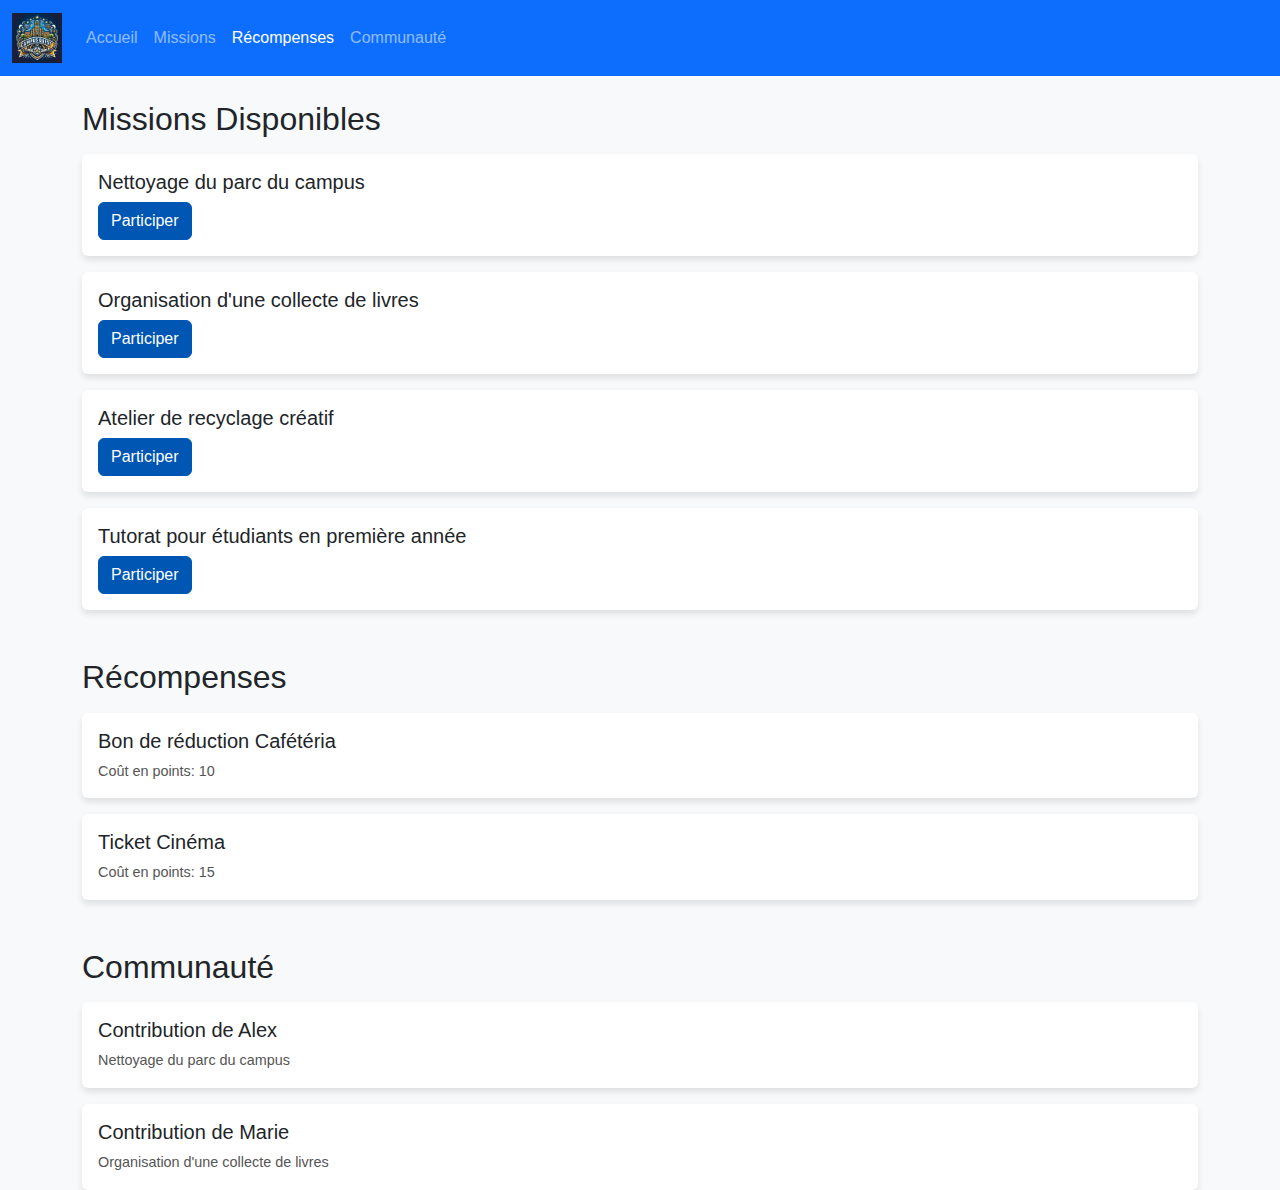
<file: index.html>
<!DOCTYPE html>
<html lang="fr">
<head>
    <meta charset="UTF-8">
    <meta name="viewport" content="width=device-width, initial-scale=1.0">
    <title>Campus Quest</title>
    <link href="https://cdn.jsdelivr.net/npm/bootstrap@5.1.3/dist/css/bootstrap.min.css" rel="stylesheet">
    <link rel="stylesheet" href="style.css">
</head>
<body>
    <nav class="navbar navbar-expand-lg navbar-dark bg-primary">
        <div class="container-fluid">
            <a class="navbar-brand" href="#">
                <img src="logo.png" alt="Campus Quest Logo" style="height: 50px;">
            </a>
            <button class="navbar-toggler" type="button" data-bs-toggle="collapse" data-bs-target="#navbarNav" aria-controls="navbarNav" aria-expanded="false" aria-label="Toggle navigation">
                <span class="navbar-toggler-icon"></span>
            </button>
            <div class="collapse navbar-collapse" id="navbarNav">
                <ul class="navbar-nav">
                    <li class="nav-item">
                        <a class="nav-link" href="index.html">Accueil</a>
                    </li>
                    <li class="nav-item">
                        <a class="nav-link" href="missions.html">Missions</a>
                    </li>
                    <li class="nav-item">
                        <a class="nav-link active" aria-current="page" href="#">Récompenses</a>
                    </li>
                    <li class="nav-item">
                        <a class="nav-link" href="communaute.html">Communauté</a>
                    </li>
                </ul>
            </div>
        </div>
    </nav>

    <main class="container mt-4">
        <div id="missions" class="mb-5">
            <!-- Les missions seront chargées ici par le script JS -->
            <h2>Missions Disponibles</h2>
        </div>
        <div id="recompenses" class="mb-5">
            <h2>Récompenses</h2>
            <!-- Section à développer pour afficher les récompenses -->
        </div>
        <div id="communaute">
            <h2>Communauté</h2>
            <!-- Section à développer pour afficher les activités de la communauté -->
        </div>
    </main>

    <script src="script.js"></script>
    <script src="https://cdn.jsdelivr.net/npm/bootstrap@5.1.3/dist/js/bootstrap.bundle.min.js"></script>
</body>
</html>
</file>
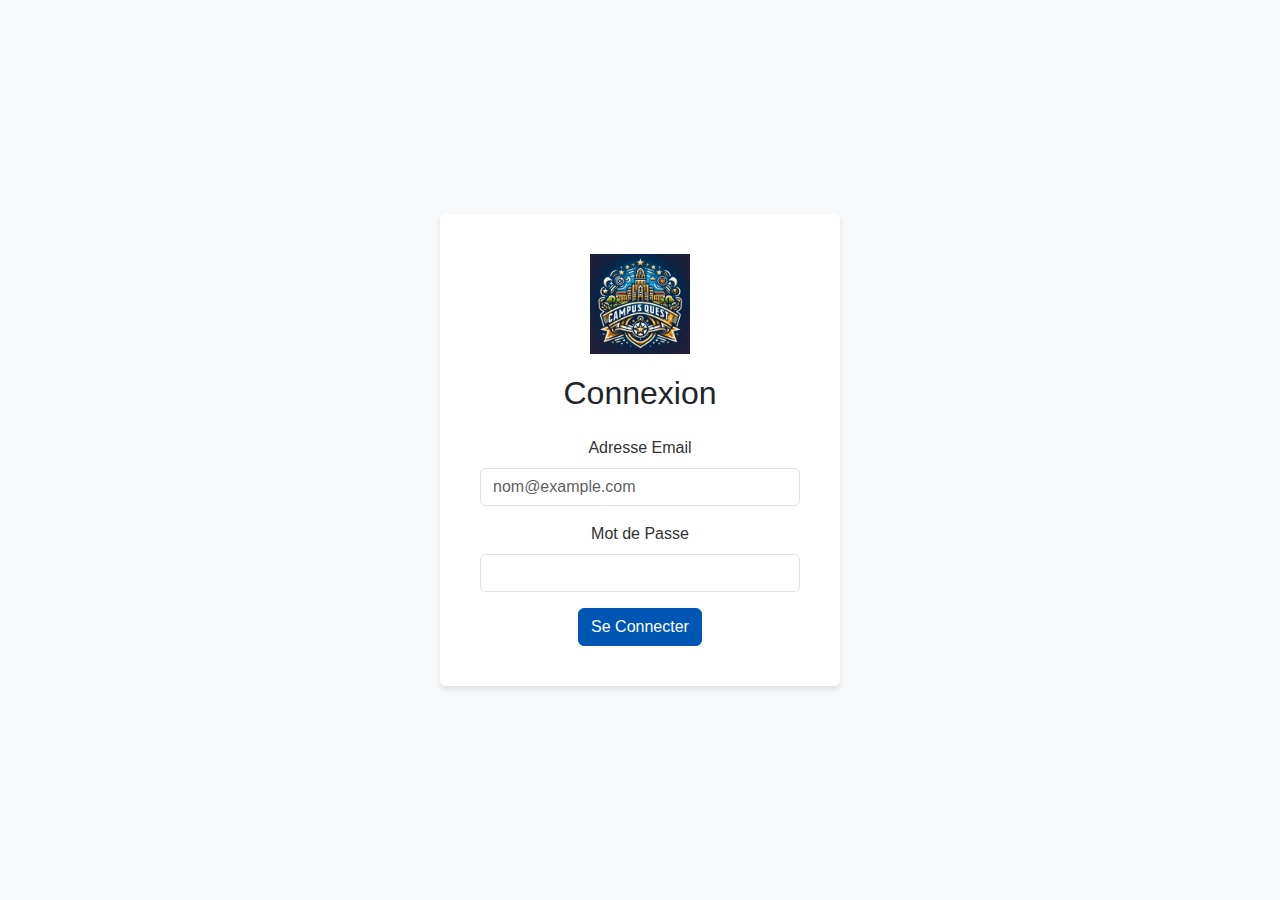
<file: login.html>
<!DOCTYPE html>
<html lang="fr">
<head>
    <meta charset="UTF-8">
    <meta name="viewport" content="width=device-width, initial-scale=1.0">
    <title>Login - Campus Quest</title>
    <link href="https://cdn.jsdelivr.net/npm/bootstrap@5.1.3/dist/css/bootstrap.min.css" rel="stylesheet">
    <link rel="stylesheet" href="style.css">
</head>
<body>
    <div class="container d-flex align-items-center justify-content-center" style="height: 100vh;">
        <div class="card p-4" style="max-width: 400px; width: 100%;">
            <div class="card-body text-center">
                <img src="logo.png" alt="Campus Quest Logo" style="height: 100px; margin-bottom: 20px;"> <!-- Logo Image -->
                <h2 class="card-title mb-4">Connexion</h2>
                <form id="loginForm">
                    <div class="mb-3">
                        <label for="email" class="form-label">Adresse Email</label>
                        <input type="email" class="form-control" id="email" placeholder="nom@example.com" required>
                    </div>
                    <div class="mb-3">
                        <label for="password" class="form-label">Mot de Passe</label>
                        <input type="password" class="form-control" id="password" required>
                    </div>
                    <button type="submit" class="btn btn-primary">Se Connecter</button>
                </form>
            </div>
        </div>
    </div>

    <script>
        document.getElementById('loginForm').addEventListener('submit', function(e) {
            e.preventDefault(); // Empêcher la soumission réelle du formulaire
            window.location.href = 'index.html'; // Rediriger vers la page d'accueil
        });
    </script>

    <script src="https://cdn.jsdelivr.net/npm/bootstrap@5.1.3/dist/js/bootstrap.bundle.min.js"></script>
</body>
</html>
</file>
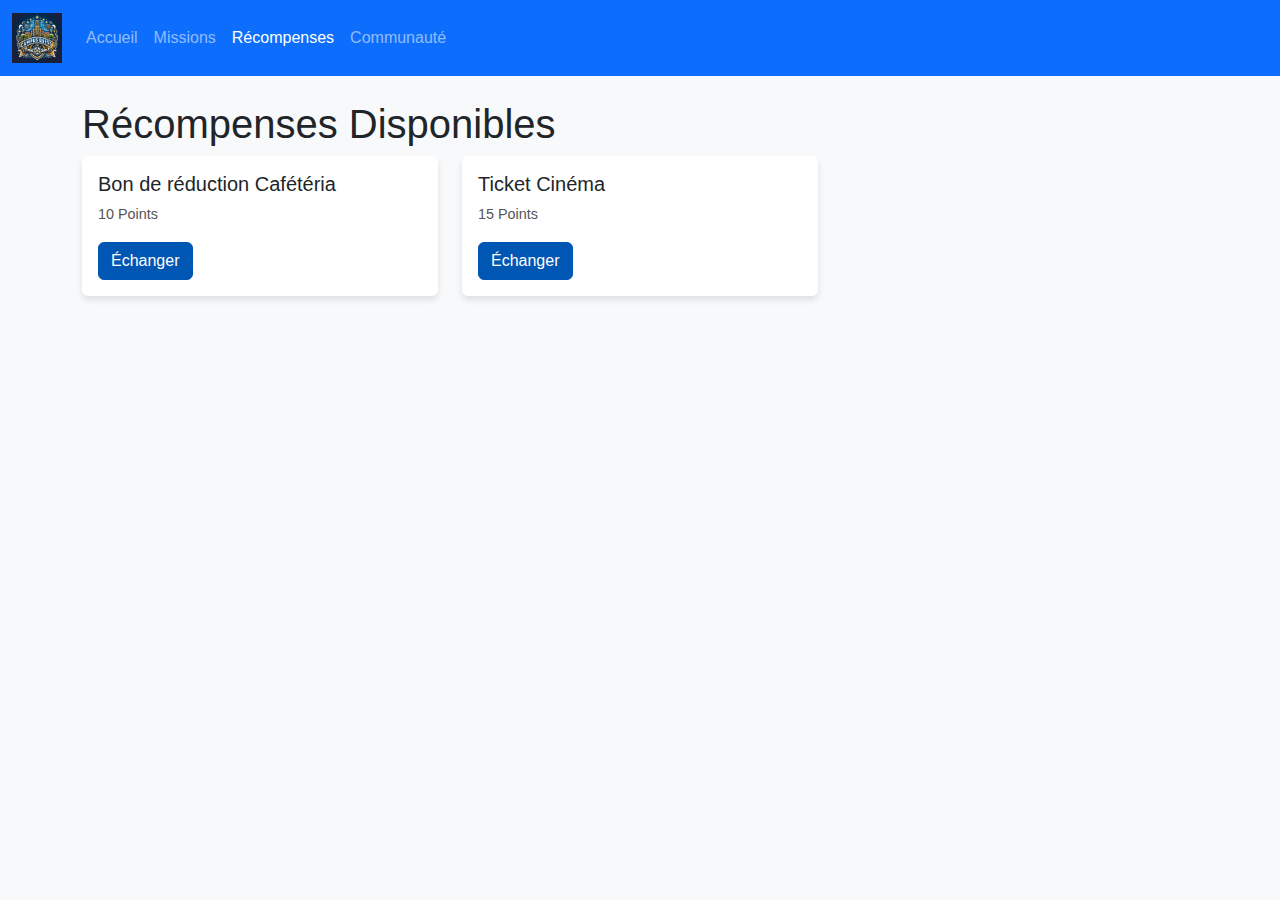
<file: recompense.html>
<!DOCTYPE html>
<html lang="fr">
<head>
    <meta charset="UTF-8">
    <meta name="viewport" content="width=device-width, initial-scale=1.0">
    <title>Récompenses - Campus Quest</title>
    <link href="https://cdn.jsdelivr.net/npm/bootstrap@5.1.3/dist/css/bootstrap.min.css" rel="stylesheet">
    <link rel="stylesheet" href="style.css">
</head>
<body>
    <nav class="navbar navbar-expand-lg navbar-dark bg-primary">
        <div class="container-fluid">
            <a class="navbar-brand" href="index.html">
                <img src="logo.png" alt="Campus Quest Logo" style="height: 50px;"> <!-- Assurez-vous que le chemin vers le logo est correct -->
            </a>
            <button class="navbar-toggler" type="button" data-bs-toggle="collapse" data-bs-target="#navbarNav" aria-controls="navbarNav" aria-expanded="false" aria-label="Toggle navigation">
                <span class="navbar-toggler-icon"></span>
            </button>
            <div class="collapse navbar-collapse" id="navbarNav">
                <ul class="navbar-nav">
                    <li class="nav-item">
                        <a class="nav-link" href="index.html">Accueil</a>
                    </li>
                    <li class="nav-item">
                        <a class="nav-link" href="missions.html">Missions</a>
                    </li>
                    <li class="nav-item">
                        <a class="nav-link active" aria-current="page" href="#">Récompenses</a>
                    </li>
                    <li class="nav-item">
                        <a class="nav-link" href="communaute.html">Communauté</a>
                    </li>
                </ul>
            </div>
        </div>
    </nav>

    <main class="container mt-4">
        <h1>Récompenses Disponibles</h1>
        <div id="listeRecompenses" class="row">
            <!-- Les récompenses seront chargées ici par le script JS -->
        </div>
    </main>

    <script src="recompense.js"></script>
    <script src="https://cdn.jsdelivr.net/npm/bootstrap@5.1.3/dist/js/bootstrap.bundle.min.js"></script>
</body>
</html>
</file>
<file: style.css>
body, html {
    height: 100%;
    margin: 0;
    font-family: 'Nunito', sans-serif; /* Une police moderne */
    background-color: #f8f9fa; /* Une couleur de fond légère */
}

.card {
    box-shadow: 0 4px 6px rgba(0, 0, 0, 0.1); /* Une ombre douce */
    border: none; /* Retirer la bordure par défaut des cartes Bootstrap */
}

.btn-primary {
    background-color: #0056b3; /* Utiliser une couleur primaire du logo */
    border-color: #0056b3;
}

.btn-primary:hover {
    background-color: #004494;
    border-color: #004494;
}

/* Ajouter des styles pour les inputs pour améliorer le focus ou l'interaction */
input:focus {
    border-color: #0056b3;
    box-shadow: 0 0 0 0.2rem rgba(0, 86, 179, 0.25);
}

/* Adapter le style du formulaire et des boutons pour correspondre au branding */
.form-label {
    color: #333; /* Un gris foncé pour une meilleure lisibilité */
}

/* Assurez-vous que le logo s'affiche correctement sur tous les appareils */
img {
    max-width: 100%;
    height: auto;
}

.form-select {
    margin-top: 20px;
    padding: .5rem 1rem;
    border: 1px solid #ced4da;
    border-radius: .25rem;
    font-size: 1rem;
    line-height: 1.5;
    color: #495057;
    background-color: #fff;
    background-clip: padding-box;
    transition: border-color .15s ease-in-out,box-shadow .15s ease-in-out;
}

/* Ajoutez du style au focus pour améliorer l'accessibilité et l'interaction */
.form-select:focus {
    border-color: #0056b3;
    box-shadow: 0 0 0 0.2rem rgba(0, 86, 179, 0.25);
}


.card-body {
    transition: all 0.3s ease;
}

.card-body:hover {
    background-color: #f8f9fa; /* Couleur légère au survol pour indiquer que l'élément est interactif */
}

/* Style pour la liste des étudiants inscrits */
.card .card-body p {
    font-size: 0.9rem;
    color: #555;
}
</file>
